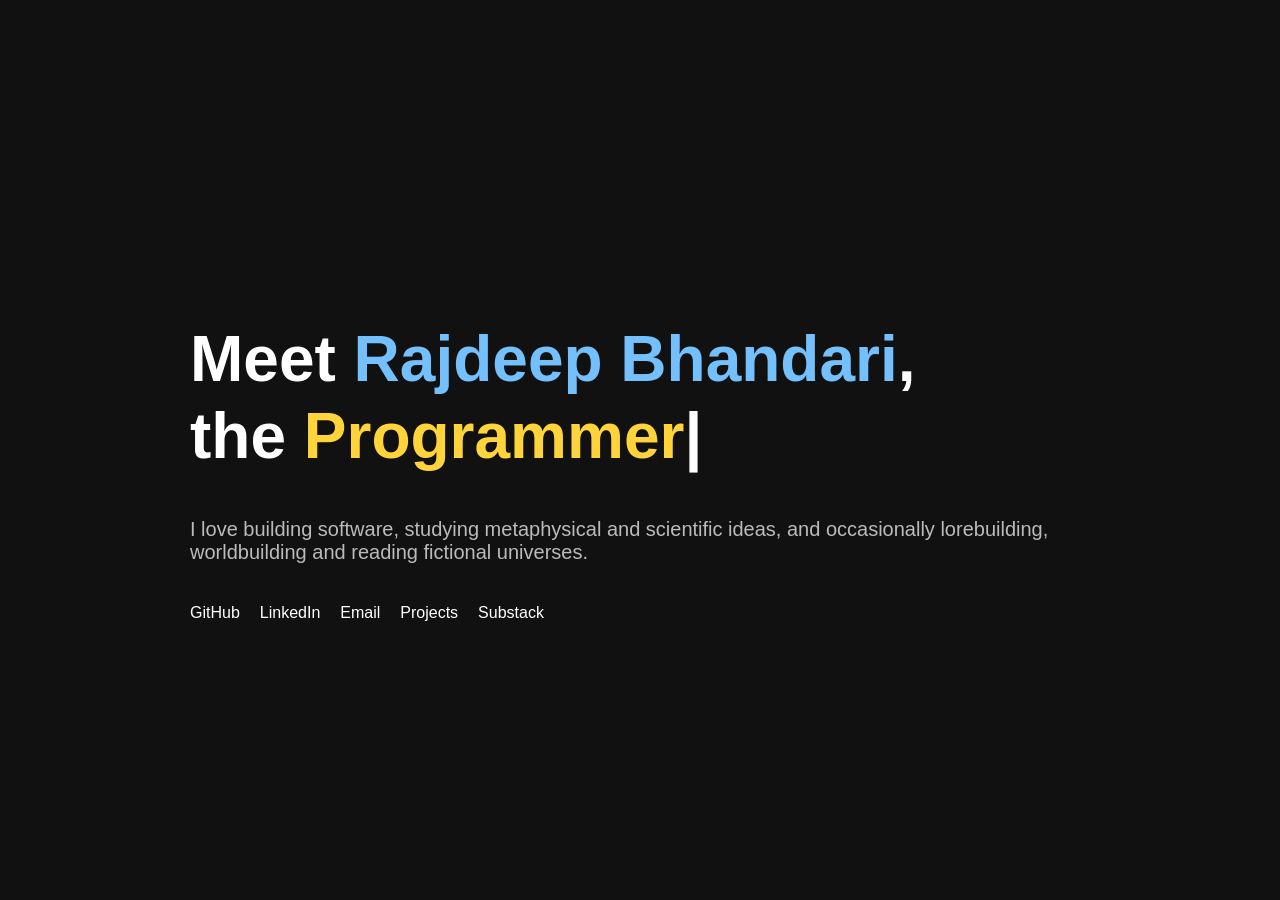
<file: index.html>
<!DOCTYPE html>
<html lang="en">
<head>
    <meta charset="UTF-8">
    <meta name="viewport" content="width=device-width, initial-scale=1.0">
    <title>Rajdeep Bhandari</title>

    <link rel="stylesheet" href="style.css">
</head>
<body>

<header class="hero">

    <div class="hero-content">

        <h1>
            Meet <span class="name">Rajdeep Bhandari</span>,<br>
            the <span id="rotating-text">Programmer</span><span class="cursor">|</span>
        </h1>

        <p class="subtitle">
            I love building software, studying metaphysical and scientific ideas, and occasionally lorebuilding, worldbuilding and reading fictional universes.
        </p>

        <div class="links">
            <a href="https://github.com/Ramjdeemp">GitHub</a>
            <a href="https://www.linkedin.com/in/rajdeep-bhandari-6a1500303/">LinkedIn</a>
            <a href="mailto:bhandarirajdeep889@gmail.com">Email</a>
            <a href="projects.html">Projects</a>
            <a href="https://substack.com/@guts2011">Substack</a>
        </div>

    </div>

</header>

<script src="script.js"></script>

</body>
</html>
</file>
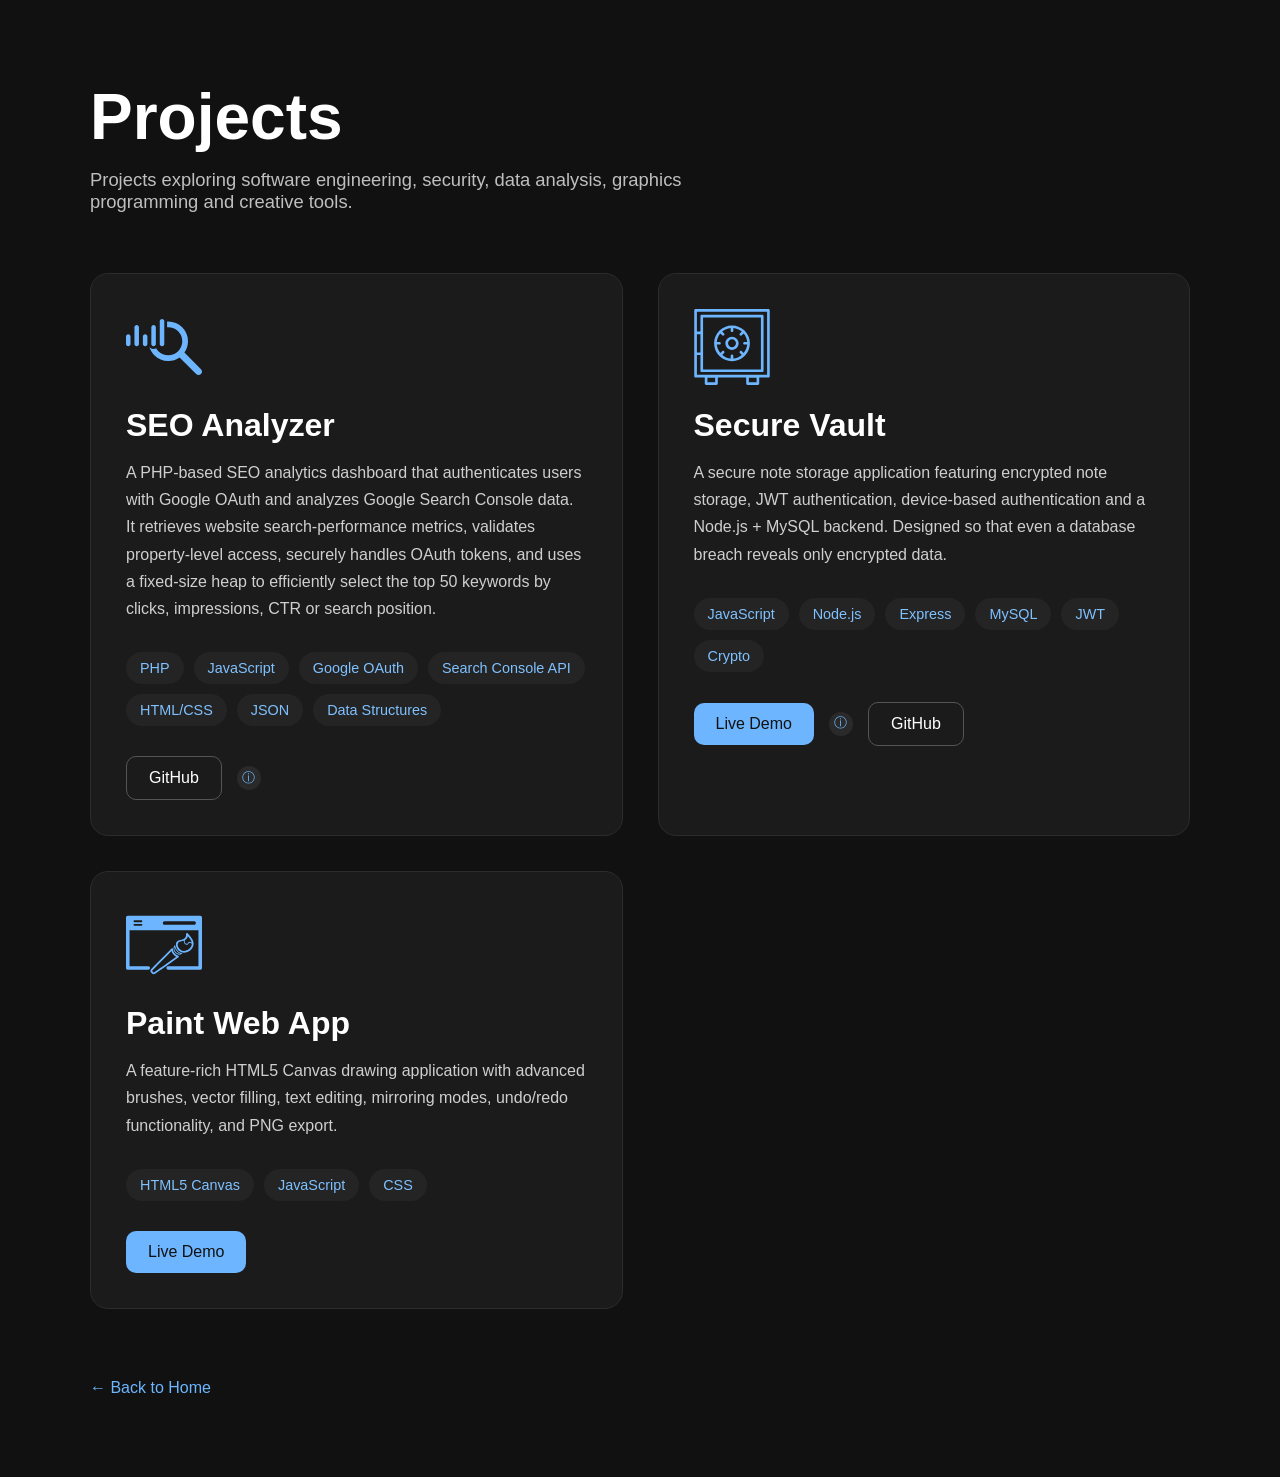
<file: projects.html>
<!DOCTYPE html>

<html lang="en">
<head>
<meta charset="UTF-8">
<meta name="viewport" content="width=device-width, initial-scale=1.0">
<title>Projects | Rajdeep Bhandari</title>

<style>

*{
    margin:0;
    padding:0;
    box-sizing:border-box;
    font-family:Arial, Helvetica, sans-serif;
}

body{
    background:#111;
    color:white;
}

.container{
    width:min(1100px,90%);
    margin:auto;
    padding:80px 0;
}

h1{
    font-size:4rem;
    margin-bottom:15px;
}

.subtitle{
    color:#bfbfbf;
    font-size:1.15rem;
    margin-bottom:60px;
    max-width:700px;
}

.projects{
    display:grid;
    grid-template-columns:repeat(auto-fit,minmax(420px,1fr));
    gap:35px;
}

.card{
    background:#1b1b1b;
    border:1px solid #2c2c2c;
    border-radius:18px;
    padding:35px;
    transition:.25s;
}

.card:hover{
    transform:translateY(-8px);
    border-color:#6db6ff;
    box-shadow:0 15px 35px rgba(0,0,0,.35);
}

.icon{
    width:76px;
    height:76px;
    margin-bottom:22px;
    display:flex;
    align-items:center;
    justify-content:center;
}

.icon svg{
    width:100%;
    height:100%;
    overflow:visible;
}

.card h2{
    font-size:2rem;
    margin-bottom:15px;
}

.card p{
    color:#cfcfcf;
    line-height:1.7;
    margin-bottom:30px;
}

.tech{
    display:flex;
    flex-wrap:wrap;
    gap:10px;
    margin-bottom:30px;
}

.tech span{
    background:#242424;
    color:#7fc1ff;
    padding:8px 14px;
    border-radius:999px;
    font-size:.9rem;
}

.buttons{
    display:flex;
    align-items:center;
    gap:15px;
}

.buttons a{
    text-decoration:none;
    color:white;
    padding:12px 22px;
    border-radius:10px;
    transition:.25s;
}

.live{
    background:#6db6ff;
    color:#111 !important;
}

.live:hover{
    background:white;
}

.github{
    border:1px solid #555;
}

.github:hover{
    border-color:#6db6ff;
    color:#6db6ff;
}

.back{
    display:inline-block;
    margin-top:70px;
    color:#6db6ff;
    text-decoration:none;
    font-size:1rem;
    transition:color .25s ease;
}

.back:hover{
    color:white;
}

.tooltip{
    position:relative;
    display:flex;
    align-items:center;
    justify-content:center;
    width:24px;
    height:24px;
    border-radius:50%;
    background:#2a2a2a;
    color:#6db6ff;
    cursor:help;
    font-size:.8rem;
    flex-shrink:0;
}

.tooltip:hover{
    background:#333;
}

.tooltiptext{
    visibility:hidden;
    opacity:0;

    position:absolute;
    left:50%;
    bottom:135%;

    transform:translateX(-50%);

    width:280px;

    background:#222;
    color:#ddd;

    padding:12px;
    border-radius:8px;

    font-size:.85rem;
    line-height:1.5;

    border:1px solid #444;

    transition:.2s;

    z-index:100;
}

.tooltip:hover .tooltiptext{
    visibility:visible;
    opacity:1;
}

@media (max-width:600px){

    .container{
        width:90%;
        padding:50px 0;
    }

    h1{
        font-size:2.8rem;
    }

    .subtitle{
        font-size:1rem;
        margin-bottom:40px;
    }

    .projects{
        grid-template-columns:1fr;
        gap:25px;
    }

    .card{
        padding:25px;
    }

    .card h2{
        font-size:1.7rem;
    }

    .buttons{
        flex-wrap:wrap;
    }

    .tooltiptext{
        left:auto;
        right:0;
        transform:none;
    }

}

</style>

</head>

<body>

<div class="container">

<h1>Projects</h1>

<p class="subtitle">
Projects exploring software engineering, security, data analysis, graphics programming and creative tools.
</p>

<div class="projects">

<!-- SEO ANALYZER -->

<div class="card">

<div class="icon">
<svg fill="#6db6ff" height="800px" width="800px" version="1.1" id="Capa_1" xmlns="http://www.w3.org/2000/svg" xmlns:xlink="http://www.w3.org/1999/xlink"
    viewBox="0 0 407.392 407.392" xml:space="preserve">
    <g>
        <path d="M402.016,322.382l-88.896-88.902c12.424-17.657,19.143-38.649,19.143-60.69c0-28.254-10.998-54.816-30.978-74.795
        c-19.979-19.979-46.545-30.982-74.795-30.982c-2.074,0-4.137,0.066-6.19,0.184v30.658c2.05-0.166,4.111-0.27,6.19-0.27
        c20.09,0,38.971,7.823,53.176,22.028c14.207,14.206,22.029,33.091,22.029,53.177c0,20.09-7.822,38.976-22.029,53.177
        c-14.205,14.206-33.086,22.029-53.176,22.029c-20.092,0-38.973-7.823-53.178-22.029c-4.686-4.684-8.66-9.885-11.905-15.463
        c-3.989,2.305-8.61,3.635-13.54,3.635c-9.436,0-17.762-4.836-22.632-12.16c-0.104,0.157-0.22,0.307-0.327,0.462
        c4.904,16.888,14.006,32.365,26.787,45.145c19.979,19.98,46.543,30.982,74.795,30.982c22.035,0,43.033-6.723,60.684-19.147
        l88.906,88.903c3.58,3.583,8.273,5.373,12.973,5.373c4.693,0,9.385-1.79,12.965-5.373
        C409.184,341.159,409.184,329.544,402.016,322.382z"/>

        <path d="M102.602,135.172c-6.662,0-12.07,5.404-12.07,12.071v39.736c0,6.666,5.408,12.071,12.07,12.071
        c6.67,0,12.07-5.405,12.07-12.071v-39.736C114.672,140.577,109.271,135.172,102.602,135.172z"/>

        <path d="M12.07,135.172c-6.66,0-12.07,5.404-12.07,12.071v39.736c0,6.666,5.41,12.071,12.07,12.071
        c6.67,0,12.07-5.405,12.07-12.071v-39.736C24.141,140.577,18.74,135.172,12.07,135.172z"/>

        <path d="M57.336,85.381c-6.662,0-12.072,5.405-12.072,12.071v89.527c0,6.666,5.41,12.071,12.072,12.071
        c6.67,0,12.07-5.405,12.07-12.071V97.452C69.406,90.786,64.006,85.381,57.336,85.381z"/>

        <path d="M193.139,199.05c6.662,0,12.07-5.405,12.07-12.071V65.766c0-6.666-5.408-12.07-12.07-12.07
        c-6.67,0-12.078,5.404-12.078,12.07v121.213C181.061,193.645,186.469,199.05,193.139,199.05z"/>

        <path d="M147.865,199.05c6.67,0,12.072-5.405,12.072-12.071V97.452c0-6.666-5.402-12.071-12.072-12.071
        c-6.66,0-12.07,5.405-12.07,12.071v89.527C135.795,193.645,141.205,199.05,147.865,199.05z"/>
    </g>
</svg>

</div>

<h2>SEO Analyzer</h2>

<p>
A PHP-based SEO analytics dashboard that authenticates users with Google OAuth
and analyzes Google Search Console data. It retrieves website search-performance
metrics, validates property-level access, securely handles OAuth tokens, and uses
a fixed-size heap to efficiently select the top 50 keywords by clicks, impressions,
CTR or search position.
</p>

<div class="tech">

<span>PHP</span> <span>JavaScript</span> <span>Google OAuth</span> <span>Search Console API</span> <span>HTML/CSS</span> <span>JSON</span> <span>Data Structures</span>

</div>

<div class="buttons">

<a class="github"
href="https://github.com/Ramjdeemp/seoautomation"
target="_blank"
rel="noopener noreferrer">
GitHub </a>

<span class="tooltip">
    ⓘ
    <span class="tooltiptext">
        Live deployment coming soon.
    </span>
</span>

</div>

</div>

<!-- SECURE VAULT -->

<div class="card">

<div class="icon">

<?xml version="1.0" encoding="utf-8"?>

<!DOCTYPE svg PUBLIC "-//W3C//DTD SVG 1.1//EN" "http://www.w3.org/Graphics/SVG/1.1/DTD/svg11.dtd">
<!-- Uploaded to: SVG Repo, www.svgrepo.com, Generator: SVG Repo Mixer Tools -->
<svg version="1.1" id="VAULT" xmlns="http://www.w3.org/2000/svg" xmlns:xlink="http://www.w3.org/1999/xlink" 
	 width="800px" height="800px" viewBox="0 0 1800 1800" enable-background="new 0 0 1800 1800" xml:space="preserve">
<g>
	<path fill="#6db6ff" d="M1762.581,1.514H37.419c-17.352,0-31.407,14.06-31.407,31.407v1557.842
		c0,17.342,14.056,31.406,31.407,31.406h217.792v144.909c0,17.342,14.065,31.407,31.407,31.407h245.651
		c17.352,0,31.407-14.065,31.407-31.407v-144.909h672.647v144.909c0,17.342,14.057,31.407,31.408,31.407h245.649
		c17.343,0,31.408-14.065,31.408-31.407v-144.909h217.792c17.342,0,31.407-14.064,31.407-31.406V32.92
		C1793.988,15.574,1779.923,1.514,1762.581,1.514z M500.862,1735.671H318.026v-109.927h182.835V1735.671z M1481.974,1735.671
		h-182.835v-109.927h182.835V1735.671z M215.154,199.597h1369.691v1230.754H215.154V199.597z M152.339,1027.651H68.826V596.919
		h83.513V1027.651z M1731.173,1559.354H68.826v-468.894h83.513v371.298c0,17.342,14.057,31.408,31.408,31.408h1432.506
		c17.343,0,31.406-14.066,31.406-31.408V168.19c0-17.347-14.063-31.407-31.406-31.407H183.747c-17.351,0-31.408,14.06-31.408,31.407
		v365.915H68.826V64.328h1662.347V1559.354z"/>
	<path fill="#6db6ff" d="M1202.266,514.826c-0.763-0.964-1.569-1.906-2.458-2.796c-0.89-0.89-1.832-1.696-2.796-2.456
		C1120.456,434.335,1015.561,387.842,900,387.842c-115.556,0-220.443,46.484-296.999,121.712c-0.973,0.767-1.924,1.578-2.818,2.473
		c-0.898,0.898-1.708,1.847-2.475,2.82C522.48,591.403,476,696.286,476,811.839c0,115.539,46.471,220.417,121.686,296.968
		c0.771,0.982,1.586,1.941,2.493,2.845c0.907,0.902,1.862,1.718,2.844,2.488c76.551,75.219,181.429,121.695,296.977,121.695
		c115.557,0,220.447-46.489,297.003-121.721c0.964-0.763,1.911-1.57,2.805-2.463c0.893-0.896,1.704-1.841,2.467-2.81
		C1277.511,1032.287,1324,927.396,1324,811.839C1324,696.274,1277.502,591.381,1202.266,514.826z M1196.258,843.247h63.473
		c-6.582,76.025-36.775,145.377-83.251,200.659l-44.789-44.788c-12.265-12.265-32.152-12.265-44.416,0
		c-12.265,12.265-12.265,32.152,0,44.415l44.784,44.79c-55.278,46.471-124.63,76.66-200.651,83.251v-63.481
		c0-17.342-14.065-31.402-31.407-31.402c-17.352,0-31.408,14.061-31.408,31.402v63.481c-76.029-6.591-145.381-36.78-200.66-83.256
		l44.784-44.785c12.264-12.263,12.264-32.146,0-44.415c-12.26-12.256-32.148-12.265-44.417,0l-44.784,44.784
		c-46.476-55.278-76.666-124.63-83.255-200.655h63.48c17.342,0,31.408-14.062,31.408-31.408s-14.065-31.407-31.408-31.407h-63.48
		c6.589-76.025,36.779-145.375,83.255-200.655l44.784,44.789c6.134,6.132,14.17,9.199,22.206,9.199
		c8.036,0,16.081-3.067,22.21-9.199c12.264-12.264,12.264-32.15,0-44.417l-44.784-44.789c55.278-46.476,124.63-76.667,200.66-83.253
		v63.476c0,17.347,14.056,31.408,31.408,31.408c17.342,0,31.407-14.061,31.407-31.408v-63.476
		c76.025,6.585,145.373,36.777,200.656,83.253l-44.789,44.789c-12.265,12.266-12.265,32.152,0,44.417
		c6.129,6.132,14.17,9.199,22.211,9.199c8.035,0,16.071-3.067,22.205-9.199l44.789-44.789
		c46.476,55.28,76.669,124.628,83.251,200.655h-63.473c-17.351,0-31.407,14.061-31.407,31.407S1178.907,843.247,1196.258,843.247z"
		/>
	<path fill="#6db6ff" d="M900,654.805c-86.589,0-157.037,70.445-157.037,157.034c0,86.59,70.448,157.037,157.037,157.037
		c86.59,0,157.036-70.447,157.036-157.037C1057.036,725.25,986.59,654.805,900,654.805z M900,906.062
		c-51.958,0-94.222-42.267-94.222-94.223c0-51.953,42.265-94.22,94.222-94.22c51.952,0,94.223,42.267,94.223,94.22
		C994.223,863.794,951.952,906.062,900,906.062z"/>
</g>
</svg>

</div>

<h2>Secure Vault</h2>

<p>
A secure note storage application featuring encrypted note storage, JWT authentication,
device-based authentication and a Node.js + MySQL backend.
Designed so that even a database breach reveals only encrypted data.
</p>

<div class="tech">

<span>JavaScript</span> <span>Node.js</span> <span>Express</span> <span>MySQL</span> <span>JWT</span> <span>Crypto</span>

</div>

<div class="buttons">

<a class="live"
href="https://secure-vault-dun.vercel.app/"
target="_blank"
rel="noopener noreferrer">
Live Demo </a>

<span class="tooltip">
    ⓘ
    <span class="tooltiptext">
        Some Indian ISPs block Railway's default
        *.up.railway.app domain.
        <br><br>
        If the demo doesn't load, enable
        Secure DNS (Cloudflare 1.1.1.1 or Google DNS)
        and refresh.
    </span>
</span>

<a class="github"
href="https://github.com/Ramjdeemp/Secure-Vault"
target="_blank"
rel="noopener noreferrer">
GitHub </a>

</div>

</div>

<!-- PAINT APP -->

<div class="card">

<div class="icon">

<svg
viewBox="0 0 42.755 42.755"
xmlns="http://www.w3.org/2000/svg"
xmlns:xlink="http://www.w3.org/1999/xlink"

>

<g>

<g>

    <path
        fill="#6db6ff"
        d="M41.757,4.941c-4.941,0-9.885,0-14.827,0
        c-7.437,0-14.874,0-22.31,0c-1.207,0-2.413,0-3.62,0
        c-0.545,0-1,0.455-1,1c0,5.959,0,11.917,0,17.876
        c0,3.484,0,6.971,0,10.455c0,0.545,0.455,1,1,1
        c3.853,0,7.706,0,11.558,0c0.755,0,1.055-0.682,0.926-1.25
        c-0.091-0.402-0.391-0.75-0.926-0.75c-3.519,0-7.039,0-10.558,0
        c0-5.625,0-11.25,0-16.876c0-1.125,0-2.25,0-3.374
        h38.757c0,3.598,0,7.196,0,10.795c0,3.15,0,6.305,0,9.455
        c-5.576,0-11.15,0-16.729,0c-0.105,0-0.211,0-0.315,0
        c-0.535,0-0.835,0.348-0.927,0.75c-0.129,0.568,0.172,1.25,0.927,1.25
        c5.91,0,11.819,0,17.729,0c0.104,0,0.209,0,0.313,0
        c0.545,0,1-0.455,1-1c0-5.959,0-11.917,0-17.876
        c0-3.485,0-6.97,0-10.455C42.757,5.396,42.302,4.941,41.757,4.941z

        M8.714,10.522c-1.333,0-2.667,0-4,0
        c-0.645,0-0.645-1,0-1c1.333,0,2.667,0,4,0
        C9.359,9.522,9.359,10.522,8.714,10.522z

        M8.714,8.522c-1.333,0-2.667,0-4,0
        c-0.645,0-0.645-1,0-1c1.333,0,2.667,0,4,0
        C9.359,7.522,9.359,8.522,8.714,8.522z

        M38.339,10.022c-5.542,0-11.083,0-16.625,0
        c-1.29,0-1.29-2,0-2c5.542,0,11.083,0,16.625,0
        C39.629,8.022,39.629,10.022,38.339,10.022z"
    />

    <path
        fill="#6db6ff"
        d="M32.133,18.112c-1.142,0.432-2.362,0.252-3.306,1.155
        c-1.57,1.507-0.41,4.163,0.918,5.386c1.877,1.73,4.738,1.17,6.529-0.355
        c0.906-0.771,1.543-1.889,1.713-3.065c0.168-1.171-0.176-2.195-0.771-3.188
        c-0.695-1.162-1.594-2.239-2.527-3.222c-0.056-0.112-0.144-0.178-0.25-0.204
        c-0.004-0.002-0.009-0.002-0.014-0.004c-0.029-0.006-0.057-0.013-0.088-0.014
        c-0.252-0.035-0.493,0.157-0.553,0.405v0.001c-0.014,0.054-0.014,0.109-0.006,0.166
        c0,0.019-0.006,0.034-0.002,0.053C33.991,16.572,33.413,17.627,32.133,18.112z

        M32.478,24.726c-1.222-0.028-2.218-0.757-2.837-1.769
        c-0.483-0.787-0.784-1.889-0.295-2.741c0.589-1.022,2.226-0.827,3.194-1.195
        c0.001,0,0.003-0.001,0.004-0.002c-0.135,0.958,0.432,2.083,1.479,2.182
        c0.617,0.058,0.926-0.228,1.229-0.729c0.292-0.483,0.647-0.515,1.139-0.269
        c0.239,0.12,0.476,0.311,0.646,0.538
        C36.971,22.989,34.661,24.777,32.478,24.726z

        M37.259,21.172c0.037,0.157,0.176,0.202,0.296,0.169
        C37.435,21.374,37.296,21.329,37.259,21.172z

        M34.741,16.66c0.018-0.068,0.023-0.138,0.035-0.207
        c0.181,0.214,0.373,0.416,0.547,0.634c0.662,0.83,1.431,1.816,1.647,2.882
        c-0.503-0.383-1.149-0.58-1.671-0.307c-0.501,0.262-0.492,1.036-1.134,1.054
        c-0.89,0.025-1.372-1.198-1.07-1.901c0.011-0.026-0.002-0.047,0.001-0.073
        C33.902,18.289,34.513,17.59,34.741,16.66z"
    />

    <path
        fill="#6db6ff"
        d="M27.304,21.633c-0.042,0.047-0.084,0.094-0.126,0.142
        c-0.006,0.007-0.002,0.015-0.007,0.021
        c-0.012,0.012-0.021,0.019-0.032,0.031
        c-0.784,1.151-0.37,2.754,0.443,3.777
        c1,1.255,2.544,1.643,3.919,0.736
        c0.213-0.139,0.124-0.448-0.126-0.465
        c-1.968-0.133-3.409-2.246-3.644-4.065
        C27.707,21.615,27.467,21.451,27.304,21.633z

        M30.571,26.224c-0.935,0.292-1.852-0.05-2.553-0.871
        c-0.645-0.753-1.021-1.937-0.652-2.886
        C27.784,24.11,28.95,25.724,30.571,26.224z"
    />

    <path
        fill="#6db6ff"
        d="M29.545,28.288c0.345-0.246,0.321-0.785-0.119-0.914
        c-1.555-0.459-3.058-1.998-2.961-3.729
        c0.024-0.441-0.56-0.654-0.854-0.354
        c-1.994,2.039-3.992,4.078-5.989,6.113
        c-1.306,1.331-2.613,2.662-3.924,3.989
        c-0.207,0.209-0.415,0.418-0.623,0.627
        c-0.177,0.179-0.353,0.358-0.531,0.535
        c-0.465,0.462-0.896,0.835-0.794,1.562
        c0.067,0.481,0.604,0.932,0.902,1.28
        c0.508,0.595,1.112,0.472,1.721,0.14
        c0.003-0.002,0.006-0.002,0.009-0.004
        c0.819-0.474,1.583-1.07,2.357-1.609
        c0.905-0.631,1.804-1.269,2.706-1.903
        c0.607-0.429,1.217-0.854,1.823-1.283
        C25.36,31.258,27.454,29.774,29.545,28.288z

        M19.711,34.022c-0.465,0.327-0.929,0.656-1.396,0.982
        c-0.801,0.561-1.592,1.179-2.44,1.668
        c-0.297,0.162-0.362,0.205-0.568-0.034
        c-0.146-0.171-0.292-0.341-0.437-0.511
        c-0.254-0.297-0.05-0.443,0.193-0.68
        c0.301-0.29,0.593-0.59,0.887-0.887
        c0.178-0.18,0.354-0.359,0.532-0.54
        c1.05-1.062,2.097-2.128,3.144-3.192
        c1.989-2.027,3.977-4.056,5.962-6.084
        c0.341,1.385,1.416,2.569,2.685,3.225
        c-1.836,1.304-3.672,2.607-5.512,3.906
        C21.745,32.592,20.728,33.307,19.711,34.022z"
    />

</g>

</g>

</svg>

</div>

<h2>Paint Web App</h2>

<p>
A feature-rich HTML5 Canvas drawing application with advanced brushes,
vector filling, text editing, mirroring modes, undo/redo functionality,
and PNG export.
</p>

<div class="tech">

<span>HTML5 Canvas</span> <span>JavaScript</span> <span>CSS</span>

</div>

<div class="buttons">

<a class="live"
href="https://www.pbainst.in/TUTORIAL/Paint%20App/index.html"
target="_blank"
rel="noopener noreferrer">
Live Demo </a>

</div>

</div>

</div>

<a class="back" href="index.html">← Back to Home</a>

</div>

</body>
</html>
</file>
<file: style.css>
body{
    margin:0;
    background:#111;
    color:white;
    font-family:Inter,sans-serif;
}

.hero{
    height:100vh;
    display:flex;
    justify-content:center;
    align-items:center;
}

.hero-content{
    width:min(900px,90%);
}

h1{
    font-size:4rem;
    line-height:1.2;
}

.name{
    color:#74c0fc;
}

#rotating-text{
    transition:opacity .25s;
    color:#ffd43b;
}

.cursor{

    animation:blink .8s infinite;
}

@keyframes blink{

    50%{
        opacity:0;
    }

}

.subtitle{

    margin-top:20px;
    font-size:1.25rem;
    color:#bbb;
}

.links{

    margin-top:40px;
    display:flex;
    gap:20px;
}

.links a{

    color:white;
    text-decoration:none;
}
@media (max-width:600px){

    .hero{
        min-height:100dvh;
    }

    .hero-content{
        width:90%;
    }

    h1{
        font-size:2.7rem;
        line-height:1.2;
    }

    .subtitle{
        font-size:1.05rem;
        line-height:1.6;
    }

    .links{
        flex-wrap:wrap;
        gap:12px;
    }

    .links a{
        padding:10px 15px;
        border:1px solid #333;
        border-radius:8px;
    }

}
</file>
